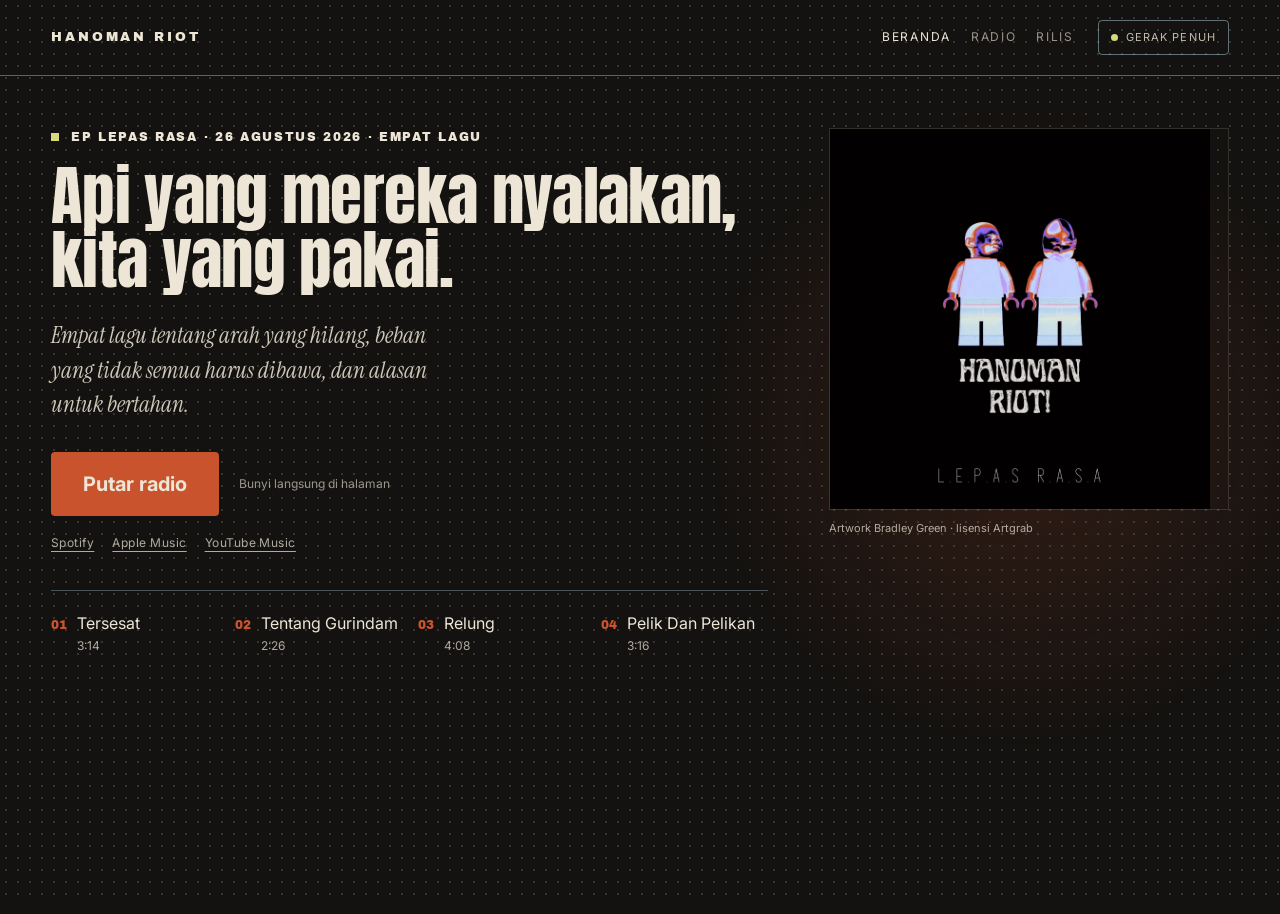
<file: index.html>
<!DOCTYPE html>
<html lang="id">
<head>
<meta charset="utf-8">
<meta name="viewport" content="width=device-width, initial-scale=1">
<title>Hanoman Riot — Lepas Rasa</title>
<meta name="description" content="Pop punk dan emo dari Bandung. EP Lepas Rasa, empat lagu. Radio diputar di halaman.">
<link rel="canonical" href="https://hanomanriot.my.id/">
<meta name="theme-color" content="#141210">
<meta property="og:type" content="website">
<meta property="og:site_name" content="Hanoman Riot">
<meta property="og:title" content="Hanoman Riot — Lepas Rasa">
<meta property="og:description" content="Empat lagu tentang arah yang hilang dan alasan untuk bertahan. Radio diputar di halaman.">
<meta property="og:url" content="https://hanomanriot.my.id/">
<meta property="og:image" content="https://hanomanriot.my.id/img/cover-1600.webp">
<meta property="og:image:width" content="1600">
<meta property="og:image:height" content="1600">
<meta name="twitter:card" content="summary_large_image">
<link rel="icon" href="./img/favicon.svg" type="image/svg+xml">
<link rel="preload" href="./fonts/anton.woff2" as="font" type="font/woff2" crossorigin>
<link rel="preload" href="./img/cover-800.webp" as="image" fetchpriority="high">
<link rel="stylesheet" href="./css/landing.css">
</head>
<body>

<a class="skip" href="#main">Lompat ke isi</a>

<header class="bar">
  <a class="brand" href="#hero" data-go="hero">HANOMAN RIOT</a>
  <nav class="nav" aria-label="Tampilan">
    <a href="#hero" data-go="hero">Beranda</a>
    <a href="#radio-a" data-go="radio">Radio</a>
    <a href="#rilis" data-go="rilis">Rilis</a>
  </nav>
  <button class="gerak" type="button" data-motion-toggle aria-pressed="true">
    <span class="gerak__dot" aria-hidden="true"></span><span data-motion-label>Gerak penuh</span>
  </button>
</header>

<main id="main">

  <!-- ================= HERO ================= -->
  <section class="view is-active" id="view-hero" data-view="hero" aria-labelledby="h-hero">
    <div class="hero" id="hero">
      <div class="hero__glow" data-depth="14" data-arah="lawan" aria-hidden="true"></div>

      <div class="hero__copy">
        <p class="eyebrow reveal" style="--i:0"><span class="tick" aria-hidden="true"></span>EP LEPAS RASA · 26 AGUSTUS 2026 · EMPAT LAGU</p>
        <h1 class="display" id="h-hero" tabindex="-1">
          <span class="line"><span>Api yang mereka nyalakan,</span></span>
          <span class="line"><span>kita yang pakai.</span></span>
        </h1>
        <p class="serif reveal" style="--i:2">Empat lagu tentang arah yang hilang, beban yang tidak semua harus dibawa, dan alasan untuk bertahan.</p>
        <div class="cta reveal" style="--i:3">
          <button class="btn" type="button" data-play-first>
            <span class="btn__label">Putar radio</span>
          </button>
          <span class="cta__note">Bunyi langsung di halaman</span>
        </div>
        <p class="platforms reveal" style="--i:4">
          <a href="https://open.spotify.com/album/154oiEAurMdZXaBAG1CQLH" target="_blank" rel="noopener">Spotify</a>
          <a href="https://music.apple.com/album/6800331038" target="_blank" rel="noopener">Apple Music</a>
          <a href="https://music.youtube.com/watch?v=fWfmqiBeqbs" target="_blank" rel="noopener">YouTube Music</a>
        </p>
      </div>

      <div class="hero__art" data-depth="24" data-arah="ikut">
        <figure class="cover">
          <img src="./img/cover-800.webp" srcset="./img/cover-800.webp 800w, ./img/cover-1600.webp 1600w"
               sizes="(max-width:900px) 260px, 380px" alt="Sampul EP Lepas Rasa" width="380" height="380" fetchpriority="high">
        </figure>
        <p class="credit">Artwork Bradley Green · lisensi Artgrab</p>
      </div>

      <ol class="tracks reveal" style="--i:5" aria-label="Empat trek">
        <li><span class="num">01</span><span class="tname">Tersesat</span><span class="tdur">3:14</span></li>
        <li><span class="num">02</span><span class="tname">Tentang Gurindam</span><span class="tdur">2:26</span></li>
        <li><span class="num">03</span><span class="tname">Relung</span><span class="tdur">4:08</span></li>
        <li><span class="num">04</span><span class="tname">Pelik Dan Pelikan</span><span class="tdur">3:16</span></li>
      </ol>
    </div>
  </section>

  <!-- ================= RADIO ================= -->
  <section class="view" id="view-radio" data-view="radio" aria-labelledby="h-radio" hidden>
    <div class="radio">
      <div class="radio__head">
        <div>
          <p class="eyebrow"><span class="tick" aria-hidden="true"></span>RADIO · PUTAR DI HALAMAN</p>
          <h2 class="display display--sm" id="h-radio" tabindex="-1">Geser objek. Tekan tombol daya.</h2>
        </div>
        <div class="ab" role="group" aria-label="Bentuk objek radio">
          <button class="ab__btn is-on" type="button" data-radio="a" aria-pressed="true">A · Radio</button>
          <button class="ab__btn" type="button" data-radio="b" aria-pressed="false">B · Pemutar piringan</button>
        </div>
      </div>

      <div class="radio__body">
        <div class="stage" id="stage">
          <!-- OPSI A · kotak radio -->
          <div class="obj obj--radio" id="obj-a" data-obj="radio" data-body="a">
            <div class="face face--front">
              <div class="grille">
                <span class="disc" aria-hidden="true"><img src="./img/cover-800.webp" alt=""></span>
              </div>
              <div class="ctrl">
                <p class="ctrl__label">SEKARANG</p>
                <p class="ctrl__track" data-now>Tersesat</p>
                <p class="ctrl__time" data-clock>00:00 / 3:14</p>
                <div class="pbar"><i data-progress></i></div>
                <div class="transport">
                  <button class="tbtn" type="button" data-prev aria-label="Lagu sebelumnya">
                    <svg viewBox="0 0 24 24" aria-hidden="true"><path d="M6 5h2v14H6zM20 5v14l-10-7z"/></svg>
                  </button>
                  <button class="power" type="button" data-play aria-label="Putar" aria-pressed="false">
                    <svg viewBox="0 0 24 24" aria-hidden="true"><path d="M12 3v9" stroke-width="2.4" fill="none" stroke="currentColor" stroke-linecap="round"/><path d="M6.6 6.2a8 8 0 1 0 10.8 0" fill="none" stroke="currentColor" stroke-width="2.4" stroke-linecap="round"/></svg>
                  </button>
                  <button class="tbtn" type="button" data-next aria-label="Lagu berikutnya">
                    <svg viewBox="0 0 24 24" aria-hidden="true"><path d="M18 5h-2v14h2zM4 5v14l10-7z"/></svg>
                  </button>
                </div>
                <div class="dial"><span class="dial__needle" data-needle></span></div>
                <div class="knob" role="slider" tabindex="0" aria-label="Volume" aria-valuemin="0" aria-valuemax="100" aria-valuenow="80" data-vol>
                  <i aria-hidden="true"></i>
                </div>
              </div>
              <div class="brandrow"><span>HANOMAN RIOT</span><span>LEPAS RASA · 2026</span></div>
            </div>
            <div class="face face--top">
              <span class="antenna" aria-hidden="true"></span>
              <span class="top__text">FM 104.2 · BANDUNG</span>
            </div>
            <div class="face face--right"></div>
          </div>

          <!-- OPSI B · pemutar piringan -->
          <div class="obj obj--deck" id="obj-b" data-obj="deck" data-body="b" hidden>
            <div class="face face--front">
              <div class="deckplate">
                <span class="deckplate__brand">HANOMAN RIOT</span>
                <span class="deckplate__model">LR-2026</span>
                <button class="power power--deck" type="button" data-play aria-label="Putar" aria-pressed="false">
                  <svg viewBox="0 0 24 24" aria-hidden="true"><path d="M12 3v9" stroke-width="2.4" fill="none" stroke="currentColor" stroke-linecap="round"/><path d="M6.6 6.2a8 8 0 1 0 10.8 0" fill="none" stroke="currentColor" stroke-width="2.4" stroke-linecap="round"/></svg>
                </button>
                <div class="deckplate__led" aria-hidden="true"></div>
              </div>
            </div>
            <div class="face face--top">
              <div class="platter">
                <div class="vinyl">
                  <span class="vinyl__label"><img src="./img/cover-800.webp" alt=""></span>
                </div>
              </div>
              <div class="tonearm" aria-hidden="true"><span class="tonearm__arm"></span><span class="tonearm__head"></span></div>
              <div class="pitch" aria-hidden="true"><span></span></div>
              <span class="decktop__name" aria-hidden="true">LEPAS RASA</span>
            </div>
            <div class="face face--right"></div>
          </div>

          <p class="stage__hint" id="stage-hint">Tarik untuk memutar objek · klik tombol daya untuk bunyi</p>
        </div>

        <div class="panel">
          <p class="panel__label">SEDANG DIPUTAR</p>
          <p class="panel__track" data-now aria-live="polite">Tersesat</p>
          <p class="panel__meta"><span data-clock>00:00 / 3:14</span><span data-state>Berhenti</span></p>
          <div class="pbar pbar--wide"><i data-progress></i></div>
          <canvas class="wave" data-wave width="640" height="72" aria-hidden="true"></canvas>
          <div class="row">
            <button class="btn" type="button" data-play data-play--alt>
              <span class="btn__label">Putar</span>
            </button>
            <button class="linkbtn" type="button" data-next>Lagu berikutnya</button>
          </div>
          <p class="fine" data-status>Pemutar Spotify dimuat saat tombol ditekan.</p>
        </div>
      </div>

      <ol class="queue" aria-label="Daftar lagu">
        <li><button type="button" data-track="0"><span class="num">01</span><span class="tname">Tersesat</span><span class="tdur">3:14</span></button></li>
        <li><button type="button" data-track="1"><span class="num">02</span><span class="tname">Tentang Gurindam</span><span class="tdur">2:26</span></button></li>
        <li><button type="button" data-track="2"><span class="num">03</span><span class="tname">Relung</span><span class="tdur">4:08</span></button></li>
        <li><button type="button" data-track="3"><span class="num">04</span><span class="tname">Pelik Dan Pelikan</span><span class="tdur">3:16</span></button></li>
      </ol>

      <div class="dock">
        <p class="dock__head"><span>PEMUTAR RESMI · SPOTIFY</span><span data-dock-state>Belum dimuat</span></p>
        <div id="spotify-embed" class="dock__embed" data-empty="true"></div>
        <p class="fine">Pratinjau pendek tanpa akun. Lagu penuh butuh masuk ke Spotify di peramban ini.</p>
        <p class="platforms platforms--dock">
          <a href="https://open.spotify.com/album/154oiEAurMdZXaBAG1CQLH" target="_blank" rel="noopener">Spotify</a>
          <a href="https://music.apple.com/album/6800331038" target="_blank" rel="noopener">Apple Music</a>
          <a href="https://music.youtube.com/watch?v=fWfmqiBeqbs" target="_blank" rel="noopener">YouTube Music</a>
        </p>
      </div>
    </div>
  </section>

  <!-- ================= RILIS ================= -->
  <section class="view" id="view-rilis" data-view="rilis" aria-labelledby="h-rilis" hidden>
    <div class="rilis">
      <div class="rilis__head">
        <p class="eyebrow reveal" style="--i:0"><span class="tick" aria-hidden="true"></span>RILIS</p>
        <h2 class="display display--sm reveal" id="h-rilis" tabindex="-1" style="--i:1">Lepas Rasa, empat lagu.</h2>
        <p class="rilis__date reveal" style="--i:2">Rilis 26 Agustus 2026 · total 13:04</p>
      </div>

      <ol class="list">
        <li class="reveal" style="--i:2"><span class="num">01</span><div><h3 class="list__t">Tersesat</h3><p class="list__n">Ditulis 2011–2012 di Batam</p></div><span class="tdur">3:14</span></li>
        <li class="reveal" style="--i:3"><span class="num">02</span><div><h3 class="list__t">Tentang Gurindam</h3><p class="list__n">Nasihat lama, dibaca hari ini</p></div><span class="tdur">2:26</span></li>
        <li class="reveal" style="--i:4"><span class="num">03</span><div><h3 class="list__t">Relung</h3><p class="list__n">Isi kepala yang jadi beban</p></div><span class="tdur">4:08</span></li>
        <li class="reveal" style="--i:5"><span class="num">04</span><div><h3 class="list__t">Pelik Dan Pelikan</h3><p class="list__n">Alasan untuk bertahan</p></div><span class="tdur">3:16</span></li>
      </ol>

      <div class="paper reveal" style="--i:5">
        <div>
          <p class="paper__strong">Artwork Bradley Green · lisensi resmi Artgrab</p>
          <p class="paper__line">Produksi, mixing, mastering, drum Muhammad Irfan Hafiz</p>
          <p class="paper__links">
            <a href="https://open.spotify.com/album/154oiEAurMdZXaBAG1CQLH" target="_blank" rel="noopener">Spotify</a>
            <a href="https://music.apple.com/album/6800331038" target="_blank" rel="noopener">Apple Music</a>
            <a href="https://music.youtube.com/watch?v=fWfmqiBeqbs" target="_blank" rel="noopener">YouTube Music</a>
          </p>
        </div>
        <p class="paper__note">Formasi belum lengkap.<br>Drummer, gitaris, bassis — Bandung.<br><a href="https://instagram.com/hanomanriot" target="_blank" rel="noopener">DM Instagram</a></p>
      </div>
    </div>
  </section>

</main>

<script src="./js/landing.js" defer></script>
</body>
</html>
</file>
<file: css/landing.css>
/* Hanoman Riot — landing
   Token: brand/palette-tokens.md · Huruf: Anton, Instrument Serif, Inter, Archivo Black
   Gerak: landing/gerak.md */

@font-face{font-family:Anton;src:url("../fonts/anton.woff2") format("woff2");font-weight:400;font-display:swap}
@font-face{font-family:"Instrument Serif";src:url("../fonts/instrument-serif-italic.woff2") format("woff2");font-style:italic;font-weight:400;font-display:swap}
@font-face{font-family:"Archivo Black";src:url("../fonts/archivo-black.woff2") format("woff2");font-weight:400;font-display:swap}
@font-face{font-family:Inter;src:url("../fonts/inter.woff2") format("woff2");font-weight:100 900;font-display:swap}

:root{
  --tinta:#141210;
  --kertas:#E7DEC9;
  --krem:#EDE6D6;
  --ember:#C9532C;
  --ember-hover:#BF4C27;
  --ember-press:#9E3A1C;
  --sian:#A9CFD8;
  --asam:#D6D97C;
  --ease:cubic-bezier(.2,.9,.1,1);
  --pad:clamp(20px,4vw,64px);
  --max:1440px;
}

*,*::before,*::after{box-sizing:border-box}
html,body{margin:0;height:100%}
body{
  background:var(--tinta);color:var(--krem);
  font-family:Inter,system-ui,sans-serif;font-size:16px;line-height:1.5;
  -webkit-font-smoothing:antialiased;
  overflow:hidden;
}
body::before{
  content:"";position:fixed;inset:0;pointer-events:none;z-index:0;
  background-image:radial-gradient(var(--krem) 1px, transparent 1px);
  background-size:12px 12px;opacity:.16;
}
img{max-width:100%;height:auto;display:block}
a{color:inherit}
button{font:inherit;color:inherit}
:focus-visible{outline:2px solid var(--sian);outline-offset:3px}
.skip{position:absolute;left:-9999px}
.skip:focus{left:16px;top:16px;z-index:99;background:var(--krem);color:var(--tinta);padding:8px 12px}

/* ---------- bilah atas ---------- */
.bar{
  position:relative;z-index:5;display:flex;align-items:center;gap:24px;
  padding:20px var(--pad);border-bottom:1px solid rgb(169 207 216 / .45);
}
.brand{font-family:"Archivo Black",sans-serif;font-size:13px;letter-spacing:.22em;text-decoration:none;margin-right:auto}
.nav{display:flex;gap:20px;font-size:12px;letter-spacing:.14em;text-transform:uppercase}
.nav a{text-decoration:none;color:rgb(237 230 214 / .62);transition:color .12s var(--ease)}
.nav a:hover,.nav a[aria-current="page"]{color:var(--krem)}
.gerak{
  display:inline-flex;align-items:center;gap:8px;background:transparent;cursor:pointer;
  border:1px solid rgb(169 207 216 / .5);border-radius:4px;padding:8px 12px;
  font-size:11px;letter-spacing:.1em;text-transform:uppercase;color:rgb(237 230 214 / .8);
}
.gerak:hover{border-color:var(--sian);color:var(--krem)}
.gerak__dot{width:7px;height:7px;background:var(--asam);border-radius:50%}
.gerak[aria-pressed="false"] .gerak__dot{background:transparent;box-shadow:inset 0 0 0 1px var(--asam)}

/* ---------- tampilan ---------- */
main{position:relative;z-index:2;height:calc(100dvh - 62px)}
.view{height:100%;overflow:auto;scrollbar-width:thin}
.view[hidden]{display:none}

.display{
  font-family:Anton,sans-serif;font-weight:400;
  font-size:clamp(42px,5.1vw,76px);line-height:.98;letter-spacing:-.01em;
  margin:18px 0 0;
}
.display--sm{font-size:clamp(28px,3.4vw,44px);max-width:28ch}
[tabindex="-1"]:focus{outline:none}

/* baris judul hero: naik dari bawah, satu per satu */
.line{display:block;overflow:hidden;padding-bottom:.06em;margin-bottom:-.06em}
.line > span{display:block}
.view.is-entering .line > span{animation:lineUp .36s var(--ease) both;animation-delay:calc(var(--li,0) * 90ms)}
@keyframes lineUp{from{transform:translateY(105%)}to{transform:none}}

.reveal{opacity:1}
.view.is-entering .reveal{animation:rise .32s var(--ease) both;animation-delay:calc(var(--i,0) * 60ms + 80ms)}
@keyframes rise{from{opacity:0;transform:translateY(16px)}to{opacity:1;transform:none}}

.serif{
  font-family:"Instrument Serif",serif;font-style:italic;
  font-size:clamp(17px,1.8vw,26px);line-height:1.5;
  color:rgb(237 230 214 / .86);max-width:36ch;margin:26px 0 0;
}
.eyebrow{
  display:flex;align-items:flex-start;gap:12px;
  font-family:"Archivo Black",sans-serif;font-size:12px;letter-spacing:.14em;margin:0;
}
.tick{width:8px;height:8px;background:var(--asam);flex:none;margin-top:5px}
.fine{font-size:12px;color:rgb(237 230 214 / .72);margin:12px 0 0}
.num{font-family:"Archivo Black",sans-serif;font-size:12px;color:var(--ember)}
.tdur{font-size:12px;color:rgb(237 230 214 / .72);font-variant-numeric:tabular-nums}
.platforms{display:flex;gap:18px;flex-wrap:wrap;font-size:12px;margin:18px 0 0;letter-spacing:.04em}
.platforms a{color:rgb(237 230 214 / .72);text-underline-offset:4px}
.platforms a:hover{color:var(--krem)}

/* ---------- tombol ---------- */
.btn{
  --bg:var(--ember);
  display:inline-flex;align-items:center;justify-content:center;
  min-height:64px;padding:0 32px;border:0;border-radius:4px;
  background:var(--bg);color:var(--krem);cursor:pointer;
  font-weight:700;font-size:20px;line-height:1;
  transition:background .12s var(--ease),box-shadow .12s var(--ease);
}
.btn:hover{--bg:var(--ember-hover)}
.btn:active{--bg:var(--ember-press)}
.btn:focus-visible{outline:none;box-shadow:0 0 0 2px var(--tinta),0 0 0 4px var(--sian)}
.btn[aria-busy="true"]{--bg:#B04420;cursor:progress}
.btn.is-error{--bg:var(--tinta);box-shadow:inset 0 0 0 2px var(--ember)}
.linkbtn{background:none;border:0;padding:0;font-size:14px;color:rgb(237 230 214 / .78);text-decoration:underline;text-underline-offset:4px;cursor:pointer}
.linkbtn:hover{color:var(--krem)}

/* ---------- HERO ---------- */
.hero{
  position:relative;max-width:var(--max);margin:0 auto;min-height:100%;
  padding:clamp(24px,4.4vw,52px) var(--pad) 24px;
  display:grid;gap:clamp(20px,3vw,40px);
  grid-template-columns:minmax(0,1.7fr) minmax(0,1fr);
  grid-template-areas:"copy art" "tracks art";
  align-content:start;
}
.hero__copy{grid-area:copy;will-change:transform}
.hero__art{grid-area:art;max-width:400px;justify-self:end;width:100%;will-change:transform}
.hero__glow{
  position:absolute;right:-6vw;top:2vh;width:min(52vw,720px);aspect-ratio:1;border-radius:50%;
  background:radial-gradient(circle,rgb(201 83 44 / .18),transparent 68%);
  pointer-events:none;will-change:transform;z-index:-1;
}
.cover{margin:0;border:1px solid rgb(237 230 214 / .14)}
.credit{font-size:11px;color:rgb(237 230 214 / .72);margin:10px 0 0}
.cta{display:flex;align-items:center;gap:20px;flex-wrap:wrap;margin-top:30px}
.cta__note{font-size:12px;color:rgb(237 230 214 / .62)}

.tracks{
  grid-area:tracks;list-style:none;margin:0;padding:20px 0 0;
  border-top:1px solid rgb(169 207 216 / .35);
  display:grid;grid-template-columns:repeat(4,1fr);gap:16px;
}
.tracks li{display:grid;grid-template-columns:auto 1fr;gap:2px 10px;align-items:baseline}
.tracks .tdur{grid-column:2}

/* ---------- RADIO ---------- */
.radio{max-width:var(--max);margin:0 auto;padding:clamp(20px,3vw,36px) var(--pad) 40px}
.radio__head{display:grid;gap:12px;grid-template-columns:1fr auto;align-items:end}
.radio__head .display{margin:8px 0 0}
.ab{display:flex;gap:8px;flex-wrap:wrap}
.ab__btn{
  border:1px solid rgb(169 207 216 / .5);background:transparent;color:rgb(237 230 214 / .75);
  padding:10px 14px;border-radius:4px;font-size:12px;cursor:pointer;
  transition:background .12s var(--ease),color .12s var(--ease);
}
.ab__btn:hover{color:var(--krem)}
.ab__btn.is-on{background:var(--krem);color:var(--tinta);border-color:var(--krem)}

.radio__body{
  display:grid;grid-template-columns:minmax(0,1.15fr) minmax(0,.85fr);
  gap:clamp(16px,3vw,44px);align-items:center;margin-top:clamp(12px,2vw,20px);
}

/* panggung 3D */
.stage{
  position:relative;display:grid;place-items:center;
  min-height:clamp(250px,29vw,380px);
  padding-bottom:22px;
  perspective:1100px;perspective-origin:50% 45%;
  touch-action:pan-y;cursor:grab;
}
.stage::after{
  content:"";position:absolute;left:50%;bottom:16px;width:52%;height:22px;
  transform:translateX(-50%);border-radius:50%;
  background:radial-gradient(ellipse,rgb(0 0 0 / .55),transparent 70%);
  filter:blur(6px);z-index:-1;
}
.stage.is-dragging{cursor:grabbing}
.obj{
  --w:min(520px,72vw);
  --h:calc(var(--w) * .60);
  --d:calc(var(--w) * .30);
  position:relative;width:var(--w);height:var(--h);
  transform-style:preserve-3d;
  transform:rotateX(var(--rx,-13deg)) rotateY(var(--ry,-24deg));
  transition:transform .5s var(--ease);
  user-select:none;
}
.obj.is-held{transition:none}
.obj--deck{--w:min(560px,74vw);--h:calc(var(--w) * .20);--d:calc(var(--w) * .62)}
.obj[hidden]{display:none}
.face{position:absolute;top:0;left:0;transform-style:preserve-3d;backface-visibility:hidden}

.face--front{
  width:100%;height:100%;transform:translateZ(calc(var(--d) / 2));
  background:linear-gradient(158deg,#2a221d,#1a1512 58%,#120f0d);
  border:1px solid rgb(237 230 214 / .16);border-radius:10px;
  box-shadow:inset 0 1px 0 rgb(237 230 214 / .14),inset 0 -18px 30px rgb(0 0 0 / .45);
  overflow:hidden;
}
.face--top{
  width:100%;height:var(--d);
  transform:translateY(calc(var(--d) / -2)) rotateX(90deg);
  background:linear-gradient(180deg,#3a302a,#241d19 92%);
  border:1px solid rgb(237 230 214 / .14);border-radius:10px;
}
.face--right{
  width:var(--d);height:100%;
  transform:translateX(calc(var(--w) - var(--d) / 2)) rotateY(90deg);
  background:linear-gradient(90deg,#161210,#0d0b0a);
  border:1px solid rgb(237 230 214 / .10);border-radius:10px;
}

/* --- opsi A: radio --- */
.obj--radio .face--front{display:grid;grid-template-columns:56% 44%;grid-template-rows:1fr auto}
.grille{
  position:relative;margin:14px 0 12px 14px;border-radius:6px;
  background-image:radial-gradient(rgb(237 230 214 / .26) 1px,transparent 1px);
  background-size:6px 6px;
  display:grid;place-items:center;overflow:hidden;
}
.disc{
  width:clamp(78px,15vw,124px);aspect-ratio:1;border-radius:50%;overflow:hidden;
  box-shadow:0 8px 20px rgb(0 0 0 / .6),0 0 0 1px rgb(237 230 214 / .18);
  display:grid;place-items:center;background:#0b0908;
}
.disc img{width:100%;height:100%;object-fit:cover;border-radius:50%}
.obj.is-playing .disc img{animation:spin 4s linear infinite}
@keyframes spin{to{transform:rotate(360deg)}}

.ctrl{display:grid;align-content:center;gap:5px;padding:14px 14px 8px 8px}
.ctrl__label{font-family:"Archivo Black",sans-serif;font-size:8px;letter-spacing:.16em;color:rgb(237 230 214 / .62);margin:0}
.ctrl__track{font-family:Anton,sans-serif;font-size:clamp(16px,2vw,24px);line-height:1.05;margin:0;white-space:nowrap;overflow:hidden;text-overflow:ellipsis}
.ctrl__time{font-size:9px;color:rgb(237 230 214 / .68);margin:0;font-variant-numeric:tabular-nums}

.pbar{height:3px;background:rgb(237 230 214 / .16);border-radius:2px;overflow:hidden}
.pbar i{display:block;height:100%;width:0;background:var(--ember);transition:width .3s linear}
.pbar--wide{height:4px;margin:10px 0 4px}

.transport{display:flex;align-items:center;gap:8px;margin-top:6px}
.tbtn{
  width:26px;height:26px;display:grid;place-items:center;padding:0;cursor:pointer;
  background:transparent;border:1px solid rgb(237 230 214 / .2);border-radius:3px;color:rgb(237 230 214 / .8);
}
.tbtn svg{width:12px;height:12px;fill:currentColor}
.tbtn:hover{border-color:var(--sian);color:var(--krem)}
.power{
  width:38px;height:38px;border-radius:50%;display:grid;place-items:center;padding:0;
  background:var(--ember);color:var(--krem);border:0;cursor:pointer;
  box-shadow:0 4px 12px rgb(201 83 44 / .34);
  transition:background .12s var(--ease),box-shadow .12s var(--ease);
}
.power svg{width:19px;height:19px;fill:none}
.power:hover{background:var(--ember-hover)}
.power:active{background:var(--ember-press)}
.obj.is-playing .power{box-shadow:0 0 0 4px rgb(201 83 44 / .28),0 4px 14px rgb(201 83 44 / .45)}

.dial{
  position:relative;height:12px;margin-top:6px;border-radius:2px;
  border:1px solid rgb(169 207 216 / .35);background:#0c0a09;overflow:hidden;
}
.dial::before{
  content:"";position:absolute;inset:0;
  background:repeating-linear-gradient(90deg,rgb(237 230 214 / .3) 0 1px,transparent 1px 8px);
}
.dial__needle{
  position:absolute;top:0;bottom:0;left:50%;width:2px;background:var(--ember);
  transform:translateX(-50%) translateY(-120%);transition:transform .4s var(--ease);
}
.obj.is-playing .dial__needle{transform:translateX(calc(-50% + var(--nx,0px)))}

.knob{
  --kv:0;width:30px;height:30px;border-radius:50%;margin-top:6px;cursor:ns-resize;touch-action:none;
  background:radial-gradient(circle at 35% 30%,#42362e,#151110);
  border:1px solid rgb(237 230 214 / .2);
  display:grid;place-items:center;
}
.knob i{display:block;width:2px;height:11px;background:var(--krem);transform:rotate(calc(-120deg + var(--kv) * 240deg));transform-origin:50% 100%}
.brandrow{
  grid-column:1/-1;display:flex;justify-content:space-between;
  font-family:"Archivo Black",sans-serif;font-size:7px;letter-spacing:.22em;
  color:rgb(237 230 214 / .5);padding:0 14px 10px;border-top:1px solid rgb(237 230 214 / .1);
  margin:0 14px;padding-top:7px;
}
.antenna{
  position:absolute;right:16%;top:-4px;width:2px;height:clamp(60px,9vw,96px);
  background:linear-gradient(180deg,rgb(237 230 214 / .7),rgb(237 230 214 / .18));
  transform-origin:bottom center;transform:rotate(6deg);
}
.obj.is-playing .antenna{animation:sway 2.4s var(--ease) infinite}
@keyframes sway{0%,100%{transform:rotate(6deg)}50%{transform:rotate(-2deg)}}
.top__text{
  position:absolute;left:16px;top:14px;font-family:"Archivo Black",sans-serif;
  font-size:8px;letter-spacing:.26em;color:rgb(237 230 214 / .55);
}

/* --- opsi B: pemutar piringan --- */
.obj--deck .face--front{display:grid;place-items:center}
.deckplate{display:flex;align-items:center;gap:14px;width:100%;padding:0 18px}
.deckplate__brand{font-family:"Archivo Black",sans-serif;font-size:9px;letter-spacing:.3em;color:rgb(237 230 214 / .82)}
.deckplate__model{font-size:8px;letter-spacing:.2em;color:rgb(237 230 214 / .45);margin-left:auto}
.power--deck{width:30px;height:30px}
.deckplate__led{width:6px;height:6px;border-radius:50%;background:rgb(237 230 214 / .2)}
.obj--deck.is-playing .deckplate__led{background:var(--asam);box-shadow:0 0 8px var(--asam)}

.platter{
  position:absolute;left:6%;top:50%;transform:translateY(-50%);
  width:calc(var(--d) * .80);aspect-ratio:1;border-radius:50%;
  background:radial-gradient(circle at 50% 45%,#241d19,#0f0c0b 72%);
  box-shadow:inset 0 0 0 1px rgb(237 230 214 / .12),0 6px 16px rgb(0 0 0 / .5);
  display:grid;place-items:center;
}
.vinyl{
  position:relative;width:92%;aspect-ratio:1;border-radius:50%;display:grid;place-items:center;
  background:
    repeating-radial-gradient(circle,#100c0a 0 3px,#1d1613 3px 4px);
  box-shadow:inset 0 0 0 2px rgb(237 230 214 / .28),inset 0 0 26px rgb(0 0 0 / .75);
}
.vinyl::after{
  content:"";position:absolute;inset:6%;border-radius:50%;
  background:conic-gradient(from 30deg,transparent 0 8%,rgb(237 230 214 / .10) 12%,transparent 20%,transparent 55%,rgb(237 230 214 / .07) 60%,transparent 70%);
  pointer-events:none;
}
.obj.is-playing .vinyl{animation:spin 1.8s linear infinite}
.vinyl__label{position:relative;z-index:1;width:38%;aspect-ratio:1;border-radius:50%;overflow:hidden;box-shadow:0 0 0 1px rgb(0 0 0 / .5)}
.vinyl__label img{width:100%;height:100%;object-fit:cover;border-radius:50%}

.tonearm{
  position:absolute;right:7%;top:10%;width:10px;height:62%;
  transform-origin:top center;transform:rotate(24deg);
  transition:transform .55s var(--ease);
}
.tonearm::before{
  content:"";position:absolute;left:-6px;top:-8px;width:22px;height:22px;border-radius:50%;
  background:radial-gradient(circle at 40% 35%,#b3a89a,#5d554e 70%);
  box-shadow:0 2px 6px rgb(0 0 0 / .6);
}
.obj.is-playing .tonearm{transform:rotate(7deg)}
.tonearm__arm{display:block;width:6px;height:100%;background:linear-gradient(90deg,#6f665f,#d8cfc0 55%,#8b8279);border-radius:3px}
.tonearm__head{position:absolute;bottom:-10px;left:-4px;width:14px;height:18px;background:linear-gradient(180deg,#a89d92,#6c635b);border-radius:2px}
.pitch{
  position:absolute;left:6%;bottom:10%;width:16%;height:8px;border-radius:2px;
  background:#0e0b0a;border:1px solid rgb(237 230 214 / .14);
}
.pitch span{position:absolute;left:35%;top:0;bottom:0;width:22%;background:rgb(237 230 214 / .55);border-radius:2px}
.decktop__name{
  position:absolute;left:40%;bottom:12%;font-family:"Archivo Black",sans-serif;
  font-size:8px;letter-spacing:.28em;color:rgb(237 230 214 / .4);
}

.stage__hint{
  position:absolute;left:0;right:0;bottom:0;text-align:center;
  font-size:11px;color:rgb(237 230 214 / .55);margin:0;
}

/* panel kanan */
.panel{display:grid;gap:6px}
.panel__label{font-family:"Archivo Black",sans-serif;font-size:10px;letter-spacing:.18em;color:rgb(237 230 214 / .68);margin:0}
.panel__track{font-family:Anton,sans-serif;font-size:clamp(30px,3.4vw,42px);line-height:1.05;margin:2px 0 0}
.panel__meta{display:flex;justify-content:space-between;gap:12px;font-size:11px;color:rgb(237 230 214 / .7);margin:0;font-variant-numeric:tabular-nums}
.panel__meta [data-state]{color:var(--asam)}
.wave{width:100%;height:72px;margin:10px 0 0;display:block}
.row{display:flex;align-items:center;gap:20px;flex-wrap:wrap;margin-top:10px}
.row .btn{min-height:52px;font-size:16px;padding:0 24px}

.queue{list-style:none;margin:clamp(18px,2.4vw,26px) 0 0;padding:0;display:grid;grid-template-columns:repeat(4,1fr);gap:10px}
.queue button{
  width:100%;display:grid;grid-template-columns:auto 1fr auto;gap:10px;align-items:center;
  padding:13px 12px;background:transparent;border:1px solid rgb(169 207 216 / .22);border-radius:4px;
  cursor:pointer;text-align:left;transition:border-color .12s var(--ease),background .12s var(--ease);
}
.queue button:hover{border-color:var(--sian)}
.queue button[aria-current="true"]{background:rgb(201 83 44 / .14);border-color:var(--ember)}
.queue .tname{font-size:14px}
.queue .tdur{justify-self:end}

.dock{margin-top:clamp(18px,2.4vw,26px);padding-top:16px;border-top:1px solid rgb(169 207 216 / .3)}
.dock__head{display:flex;justify-content:space-between;gap:12px;font-family:"Archivo Black",sans-serif;font-size:10px;letter-spacing:.16em;color:rgb(237 230 214 / .62);margin:0 0 10px}
.dock__embed{max-width:640px;min-height:152px}
.dock__embed iframe{display:block;width:100%;border:0;border-radius:6px}
.dock__embed[data-empty="true"]::before{
  content:"Memuat pemutar Spotify…";
  display:grid;place-items:center;height:152px;border:1px dashed rgb(169 207 216 / .3);
  border-radius:6px;font-size:12px;color:rgb(237 230 214 / .5);text-align:center;padding:0 20px;
}
.dock.is-unjuk{outline:2px solid #C9532C;outline-offset:6px;border-radius:8px;animation:dock-nudge 900ms ease-out 2}
@keyframes dock-nudge{
  0%{outline-color:#C9532C;outline-offset:6px}
  100%{outline-color:rgb(201 83 44 / 0);outline-offset:18px}
}
.platforms--dock{margin-top:14px}

/* ---------- RILIS ---------- */
.rilis{max-width:var(--max);margin:0 auto;padding:clamp(20px,3.4vw,44px) var(--pad) 40px}
.rilis__head{display:grid;gap:6px;grid-template-columns:1fr auto;align-items:end}
.rilis__head .eyebrow{grid-column:1/-1}
.rilis__head .display{margin:0}
.rilis__date{grid-column:2;font-size:12px;color:rgb(237 230 214 / .72);margin:0 0 6px}
.list{list-style:none;margin:clamp(16px,2.6vw,26px) 0 0;padding:0;border-top:1px solid rgb(169 207 216 / .4)}
.list li{display:grid;grid-template-columns:44px 1fr auto;gap:16px;align-items:center;padding:16px 0;border-bottom:1px solid rgb(169 207 216 / .22)}
.list .num{font-size:18px}
.list__t{font-family:Anton,sans-serif;font-weight:400;font-size:clamp(22px,2.4vw,30px);margin:0;line-height:1.1}
.list__n{font-size:12px;color:rgb(237 230 214 / .66);margin:2px 0 0}
.paper{
  margin-top:clamp(16px,2.6vw,28px);background:var(--kertas);color:var(--tinta);
  padding:20px 22px;display:grid;grid-template-columns:1fr auto;gap:20px;align-items:center;border-radius:2px;
}
.paper p{margin:0}
.paper__strong{font-weight:600;font-size:14px}
.paper__line{font-size:13px;color:rgb(20 18 16 / .82);margin-top:4px}
.paper__links{margin-top:8px;display:flex;gap:16px;font-size:12px;flex-wrap:wrap}
.paper__links a{color:rgb(20 18 16 / .8)}
.paper__note{font-family:"Instrument Serif",serif;font-style:italic;font-size:15px;line-height:1.45;text-align:right}
.paper__note a{color:var(--tinta)}

/* ---------- ponsel ---------- */
@media (max-width:640px){
  .bar{gap:10px;padding:14px 18px}
  .brand{font-size:10px;letter-spacing:.16em;white-space:nowrap}
  .nav{gap:12px;font-size:10px;letter-spacing:.06em}
  .gerak{padding:6px 8px;font-size:9px;letter-spacing:.06em}
  .gerak span[data-motion-label]{display:none}
  .eyebrow{font-size:10px;letter-spacing:.10em}
}

@media (max-width:900px){
  body{overflow:auto}
  main{height:auto}
  .view{overflow:visible}
  .hero{grid-template-columns:1fr;grid-template-areas:"copy" "art" "tracks";min-height:0}
  .hero__art{justify-self:stretch;max-width:none;margin-top:24px}
  .cover{max-width:260px}
  .tracks{grid-template-columns:1fr 1fr}
  .radio__head{grid-template-columns:1fr}
  .ab{justify-self:start}
  .radio__body{grid-template-columns:1fr}
  .stage{min-height:300px;perspective:900px;margin-bottom:26px}
  .obj{--w:min(420px,84vw)}
  .panel__track{font-size:30px}
  .queue{grid-template-columns:1fr 1fr}
  .rilis__head{grid-template-columns:1fr}
  .rilis__date{grid-column:1;margin-top:4px}
  .paper{grid-template-columns:1fr}
  .paper__note{text-align:left}
  .display{font-size:clamp(34px,9.4vw,54px)}
}

/* ---------- gerak dikurangi ---------- */
html.gerak-kurang *,html.gerak-kurang *::before,html.gerak-kurang *::after{
  animation-duration:.001ms !important;animation-iteration-count:1 !important;
  transition-duration:.001ms !important;
}
html.gerak-kurang .reveal,html.gerak-kurang .line > span{opacity:1 !important;transform:none !important;animation:none !important}
html.gerak-kurang .obj{transform:rotateX(-13deg) rotateY(-24deg) !important}
html.gerak-kurang .vinyl,html.gerak-kurang .disc img{animation:none !important}
</file>
